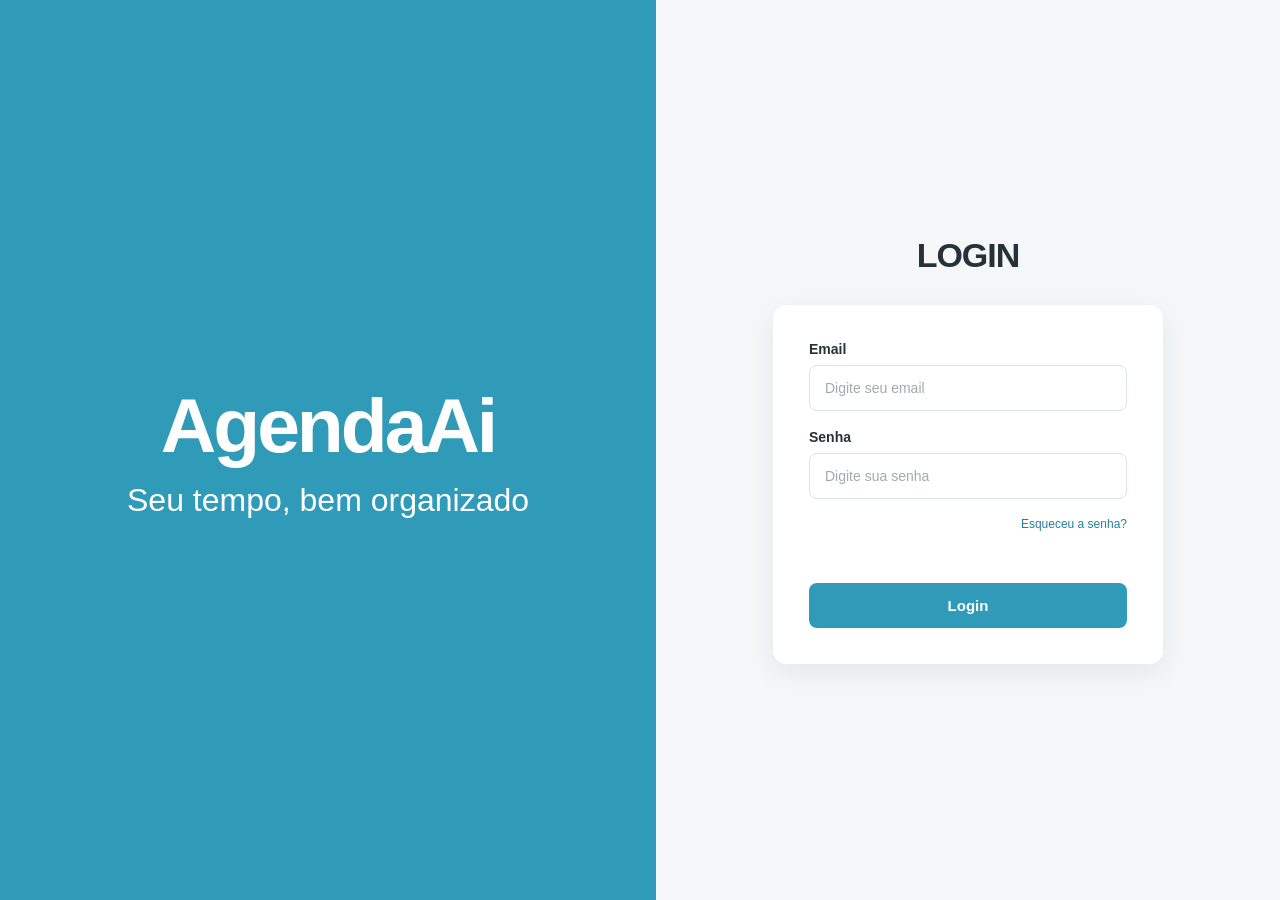
<file: frontend/index.html>
<!DOCTYPE html>
<html lang="pt-BR">

<head>
    <meta charset="UTF-8">
    <meta name="viewport" content="width=device-width, initial-scale=1.0">
    <title>AgendaAi - Login</title>

    <link rel="stylesheet" href="css/style.css">
</head>

<body>

    <main class="login-page">

        <section class="login-brand">
            <h1>AgendaAi</h1>
            <p>Seu tempo, bem organizado</p>
        </section>

        <section class="login-form-area">

            <h1>LOGIN</h1>

            <form id="form-login">

                <div class="input-group">
                    <label for="email">Email</label>

                    <input
                        type="email"
                        id="email"
                        placeholder="Digite seu email"
                        autocomplete="username"
                        required
                    >
                </div>

                <div class="input-group">
                    <label for="password">Senha</label>

                    <input
                        type="password"
                        id="password"
                        placeholder="Digite sua senha"
                        autocomplete="current-password"
                        required
                    >
                </div>

                <span class="forgot">
                    Esqueceu a senha?
                </span>

                <p id="erro" class="erro" role="alert"></p>

                <button type="submit">
                    Login
                </button>

            </form>

        </section>

    </main>

    <script src="js/config.js"></script>
    <script src="js/script.js"></script>

</body>

</html>
</file>
<file: frontend/css/style.css>
/* configuracoes gerais */
:root {
    --azul-principal: #309BB8;
    --azul-hover: #267f99;
    --fundo: #f5f7f9;
    --branco: #ffffff;
    --texto: #263238;
    --cinza: #77838b;
    --borda: #dce3e7;
}

* {
    margin: 0;
    padding: 0;
    box-sizing: border-box;
}

body {
    font-family: "Segoe UI", Arial, sans-serif;
    color: var(--texto);
    background: var(--fundo);
}

/* estrutura principal */
.login-page {
    display: flex;
    min-height: 100vh;
}

/* area da marca */
.login-brand {
    flex: 1;
    display: flex;
    flex-direction: column;
    align-items: center;
    justify-content: center;
    background: var(--azul-principal);
    padding: 60px 40px;
}

.login-brand h1 {
    font-size: clamp(48px, 6vw, 82px);
    font-weight: 700;
    letter-spacing: -3px;
    color: var(--branco);
    text-align: center;
}

.login-brand p {
    font-size: clamp(20px, 2.5vw, 32px);
    color: var(--branco);
    text-align: center;
    margin-top: 12px;
    font-weight: 300;
}

/* area do formulario */
.login-form-area {
    flex: 1;
    display: flex;
    flex-direction: column;
    align-items: center;
    justify-content: center;
    gap: 30px;
    background: var(--fundo);
    padding: 40px 24px;
}

.login-form-area h1 {
    font-size: 34px;
    font-weight: 650;
    letter-spacing: -1px;
    color: var(--texto);
}

/* formulario */
form {
    display: flex;
    flex-direction: column;
    gap: 18px;
    width: 100%;
    max-width: 390px;
    background: var(--branco);
    padding: 36px;
    border-radius: 14px;
    box-shadow: 0 8px 30px rgba(31, 54, 65, 0.08);
}

/* campos */
.input-group {
    display: flex;
    flex-direction: column;
    gap: 8px;
}

.input-group label {
    font-size: 14px;
    font-weight: 600;
    color: var(--texto);
}

.input-group input {
    width: 100%;
    padding: 14px 15px;
    border: 1px solid var(--borda);
    border-radius: 8px;
    background: var(--branco);
    color: var(--texto);
    font-family: inherit;
    font-size: 14px;
    outline: none;
    transition: border-color 0.2s, box-shadow 0.2s;
}

.input-group input::placeholder {
    color: #a0aab0;
}

.input-group input:focus {
    border-color: var(--azul-principal);
    box-shadow: 0 0 0 3px rgba(48, 155, 184, 0.12);
}

/* recuperacao de senha */
.forgot {
    align-self: flex-end;
    font-size: 12px;
    color: var(--azul-hover);
    cursor: default;
}

/* mensagem de erro */
.erro {
    color: #d64545;
    font-size: 13px;
    text-align: center;
    min-height: 16px;
}

/* botao de login */
form button {
    width: 100%;
    padding: 14px;
    border: none;
    border-radius: 8px;
    background: var(--azul-principal);
    color: var(--branco);
    font-family: inherit;
    font-size: 15px;
    font-weight: 600;
    cursor: pointer;
    transition: background 0.2s, transform 0.2s;
}

form button:hover {
    background: var(--azul-hover);
}

form button:active {
    transform: scale(0.98);
}

form button:focus-visible {
    outline: 3px solid rgba(48, 155, 184, 0.3);
    outline-offset: 3px;
}

/* responsividade */
@media (max-width: 760px) {

    .login-page {
        flex-direction: column;
    }

    .login-brand {
        min-height: 230px;
        padding: 40px 20px;
    }

    .login-brand h1 {
        font-size: 48px;
    }

    .login-brand p {
        font-size: 20px;
    }

    .login-form-area {
        flex: 1;
        padding: 45px 20px;
    }

    form {
        padding: 28px 24px;
    }
}

@media (max-width: 400px) {

    .login-brand {
        min-height: 190px;
    }

    .login-brand h1 {
        font-size: 42px;
    }

    .login-brand p {
        font-size: 17px;
    }

    .login-form-area {
        padding: 30px 15px;
    }

    .login-form-area h1 {
        font-size: 29px;
    }

    form {
        padding: 24px 20px;
    }
}
/* estado do botao durante o login */
form button:disabled {
    opacity: 0.7;
    cursor: not-allowed;
}
</file>
<file: frontend/css/servicos.css>
/* cores principais do agendaai */
:root {
    --azul-principal: #309BB8;
    --azul-hover: #267f99;
    --fundo: #f5f7f9;
    --branco: #ffffff;
    --texto: #263238;
    --cinza: #77838b;
    --borda: #dce3e7;
}

/* configuracoes gerais */
* {
    margin: 0;
    padding: 0;
    box-sizing: border-box;
}

body {
    font-family: "Segoe UI", Arial, sans-serif;
    color: var(--texto);
    background: var(--fundo);
}

/* estrutura principal */
.dashboard-container {
    display: flex;
    min-height: 100vh;
}

/* menu lateral */
.sidebar {
    width: 260px;
    min-height: 100vh;
    display: flex;
    flex-direction: column;
    flex-shrink: 0;
    background: var(--branco);
    border-right: 1px solid var(--borda);
}

/* identidade do menu */
.sidebar-brand {
    padding: 32px 24px;
    border-bottom: 1px solid var(--borda);
}

.sidebar-brand h1 {
    color: var(--azul-principal);
    font-size: 30px;
    font-weight: 700;
    letter-spacing: -1px;
}

.sidebar-brand p {
    margin-top: 5px;
    color: var(--cinza);
    font-size: 12px;
}

/* opcoes do menu */
.sidebar-menu {
    display: flex;
    flex-direction: column;
    gap: 8px;
    padding: 25px 15px;
}

.menu-item {
    padding: 13px 15px;
    border-radius: 7px;
    color: var(--texto);
    text-decoration: none;
    font-size: 14px;
    font-weight: 500;
    transition: background 0.2s, color 0.2s;
}

.menu-item:hover {
    background: #edf6f8;
    color: var(--azul-hover);
}

.menu-item.active {
    background: var(--azul-principal);
    color: var(--branco);
}

/* rodape do menu */
.sidebar-footer {
    margin-top: auto;
    padding: 20px 15px;
    border-top: 1px solid var(--borda);
}

.sidebar-footer button {
    width: 100%;
    padding: 12px;
    border: 1px solid var(--borda);
    border-radius: 7px;
    background: var(--branco);
    color: var(--texto);
    font-family: inherit;
    font-size: 14px;
    font-weight: 600;
    cursor: pointer;
    transition: 0.2s;
}

.sidebar-footer button:hover {
    background: #fceeee;
    border-color: #e5baba;
    color: #c0392b;
}

/* conteudo principal */
.main-content {
    flex: 1;
    min-width: 0;
}

/* cabecalho */
.topbar {
    min-height: 80px;
    display: flex;
    align-items: center;
    justify-content: space-between;
    gap: 15px;
    padding: 0 40px;
    background: var(--branco);
    border-bottom: 1px solid var(--borda);
}

.topbar h2 {
    font-size: 20px;
    font-weight: 600;
}

.user-info {
    color: var(--cinza);
    font-size: 14px;
}

/* area da pagina */
.page-content {
    padding: 40px;
}

/* cabecalho dos servicos */
.page-header {
    display: flex;
    align-items: center;
    justify-content: space-between;
    gap: 20px;
    margin-bottom: 30px;
}

.page-header h1 {
    font-size: 28px;
    font-weight: 650;
    letter-spacing: -0.7px;
}

.page-header p {
    margin-top: 10px;
    color: var(--cinza);
    font-size: 15px;
    line-height: 1.6;
}

/* botao de novo servico */
#btn-novo-servico,
.btn-novo-servico {
    padding: 12px 18px;
    border: none;
    border-radius: 7px;
    background: var(--azul-principal);
    color: var(--branco);
    font-family: inherit;
    font-size: 14px;
    font-weight: 600;
    cursor: pointer;
    transition: background 0.2s;
}

#btn-novo-servico:hover,
.btn-novo-servico:hover {
    background: var(--azul-hover);
}

/* tabela de servicos */
.services-section {
    background: var(--branco);
    border: 1px solid var(--borda);
    border-radius: 10px;
    overflow: hidden;
}

.table-container {
    width: 100%;
    overflow-x: auto;
}

table {
    width: 100%;
    border-collapse: collapse;
    text-align: left;
}

thead {
    background: #f8fafb;
}

th {
    padding: 17px 20px;
    color: var(--cinza);
    font-size: 13px;
    font-weight: 600;
    border-bottom: 1px solid var(--borda);
}

td {
    padding: 18px 20px;
    font-size: 14px;
    border-bottom: 1px solid var(--borda);
}

tbody tr:last-child td {
    border-bottom: none;
}

tbody tr:hover {
    background: #fafcfd;
}

/* botoes de acoes */
.btn-editar,
.btn-status {
    padding: 8px 12px;
    border: none;
    border-radius: 6px;
    font-family: inherit;
    font-size: 13px;
    font-weight: 600;
    cursor: pointer;
    transition: background 0.2s;
}

.btn-editar {
    background: #e8f4f7;
    color: var(--azul-principal);
    margin-right: 5px;
}

.btn-editar:hover {
    background: #d5edf2;
}

.btn-status {
    background: #edf0f2;
    color: #52616b;
}

.btn-status:hover {
    background: #dfe5e8;
}

.services-section table td:last-child {
    white-space: nowrap;
}

/* indicadores de status */
.status-servico {
    display: inline-block;
    padding: 5px 11px;
    border-radius: 20px;
    font-size: 12px;
    font-weight: 600;
}

.status-servico.ativo {
    background: #e5f5ec;
    color: #23834d;
}

.status-servico.inativo {
    background: #edf0f2;
    color: #66737c;
}

/* modal de cadastro e edicao */
.modal-overlay {
    display: none;
    position: fixed;
    inset: 0;
    z-index: 10;
    align-items: center;
    justify-content: center;
    padding: 20px;
    background: rgba(38, 50, 56, 0.45);
}

.modal-overlay.aberto {
    display: flex;
}

.modal-content {
    width: 100%;
    max-width: 520px;
    max-height: 90vh;
    overflow-y: auto;
    padding: 30px;
    background: var(--branco);
    border-radius: 12px;
    box-shadow: 0 10px 35px rgba(31, 54, 65, 0.15);
}

.modal-header {
    display: flex;
    align-items: center;
    justify-content: space-between;
    margin-bottom: 25px;
}

.modal-header h2 {
    font-size: 21px;
    font-weight: 600;
}

#btn-fechar-modal {
    border: none;
    background: transparent;
    color: var(--cinza);
    font-size: 28px;
    cursor: pointer;
}

/* campos do formulario */
#form-servico {
    display: flex;
    flex-direction: column;
    gap: 18px;
}

.input-group {
    display: flex;
    flex-direction: column;
    gap: 8px;
}

.input-group label {
    font-size: 14px;
    font-weight: 600;
}

.input-group input,
.input-group textarea {
    width: 100%;
    padding: 12px 14px;
    border: 1px solid var(--borda);
    border-radius: 7px;
    color: var(--texto);
    font-family: inherit;
    font-size: 14px;
    outline: none;
}

.input-group textarea {
    min-height: 90px;
    resize: vertical;
}

.input-group input:focus,
.input-group textarea:focus {
    border-color: var(--azul-principal);
    box-shadow: 0 0 0 3px rgba(48, 155, 184, 0.12);
}

/* organizacao dos campos */
.form-row {
    display: grid;
    grid-template-columns: 1fr 1fr;
    gap: 15px;
}

/* botoes do formulario */
.modal-actions {
    display: flex;
    justify-content: flex-end;
    gap: 10px;
    margin-top: 10px;
}

.modal-actions button {
    padding: 12px 18px;
    border: none;
    border-radius: 7px;
    font-family: inherit;
    font-size: 14px;
    font-weight: 600;
    cursor: pointer;
}

#btn-cancelar {
    background: #edf0f2;
    color: var(--texto);
}

#form-servico button[type="submit"] {
    background: var(--azul-principal);
    color: var(--branco);
}

#form-servico button[type="submit"]:hover {
    background: var(--azul-hover);
}

#mensagem-servico {
    color: #d64545;
    font-size: 13px;
}

/* responsividade */
@media (max-width: 760px) {

    .dashboard-container {
        flex-direction: column;
    }

    .sidebar {
        width: 100%;
        min-height: auto;
    }

    .sidebar-brand {
        padding: 20px;
    }

    .sidebar-menu {
        flex-direction: row;
        flex-wrap: wrap;
        padding: 12px;
    }

    .sidebar-footer {
        padding: 12px;
    }

    .sidebar-footer button {
        max-width: 180px;
    }

    .topbar {
        min-height: 65px;
        padding: 15px 20px;
        flex-wrap: wrap;
    }

    .page-content {
        padding: 25px 20px;
    }

    .page-header {
        align-items: flex-start;
        flex-direction: column;
    }

    #btn-novo-servico,
    .btn-novo-servico {
        width: 100%;
    }

    .table-container table {
        min-width: 650px;
    }
}

@media (max-width: 500px) {

    .modal-content {
        padding: 22px;
    }

    .form-row {
        grid-template-columns: 1fr;
    }
}

@media (max-width: 400px) {

    .sidebar-menu {
        gap: 5px;
    }

    .menu-item {
        padding: 10px;
        font-size: 13px;
    }

    .topbar h2 {
        font-size: 17px;
    }

    .page-content {
        padding: 20px 15px;
    }

    .modal-actions {
        flex-direction: column;
    }

    .modal-actions button {
        width: 100%;
    }

    .btn-editar,
    .btn-status {
        padding: 7px 9px;
        font-size: 12px;
    }
}
</file>
<file: frontend/css/agendamentos.css>
/* barra de filtros */
.filtros {
    display: flex;
    align-items: flex-end;
    flex-wrap: wrap;
    gap: 16px;
    margin-bottom: 20px;
    padding: 18px 20px;
    background: var(--branco, #ffffff);
    border: 1px solid var(--borda, #dce3e7);
    border-radius: 12px;
}

.filtro-grupo {
    display: flex;
    flex-direction: column;
    gap: 6px;
}

.filtro-grupo label {
    font-size: 13px;
    font-weight: 600;
    color: var(--texto, #263238);
}

.filtro-grupo select,
.filtro-grupo input {
    min-width: 170px;
    padding: 10px 12px;
    border: 1px solid var(--borda, #dce3e7);
    border-radius: 8px;
    background: var(--branco, #ffffff);
    color: var(--texto, #263238);
    font-family: inherit;
    font-size: 14px;
    outline: none;
    transition: border-color 0.2s, box-shadow 0.2s;
}

.filtro-grupo select:focus,
.filtro-grupo input:focus {
    border-color: var(--azul-principal, #309BB8);
    box-shadow: 0 0 0 3px rgba(48, 155, 184, 0.12);
}

.btn-limpar {
    padding: 10px 16px;
    border: 1px solid var(--borda, #dce3e7);
    border-radius: 8px;
    background: transparent;
    color: var(--cinza, #77838b);
    font-family: inherit;
    font-size: 14px;
    font-weight: 600;
    cursor: pointer;
    transition: background 0.2s, color 0.2s;
}

.btn-limpar:hover {
    background: var(--fundo, #f5f7f9);
    color: var(--texto, #263238);
}

/* etiqueta de status */
.badge-status {
    display: inline-block;
    padding: 4px 10px;
    border-radius: 999px;
    font-size: 12px;
    font-weight: 600;
}

.badge-pendente {
    background: #fff4d6;
    color: #8a6100;
}

.badge-confirmado {
    background: #dff3f8;
    color: #1f6f85;
}

.badge-concluido {
    background: #e0f5e6;
    color: #23753a;
}

.badge-cancelado {
    background: #fbe3e3;
    color: #b03a3a;
}

/* botoes de acao da tabela */
.btn-confirmar,
.btn-cancelar-agendamento,
.btn-concluir {
    padding: 7px 12px;
    margin-right: 6px;
    border-radius: 6px;
    font-family: inherit;
    font-size: 13px;
    font-weight: 600;
    cursor: pointer;
    transition: background 0.2s, color 0.2s;
}

.btn-confirmar,
.btn-concluir {
    border: 1px solid var(--azul-principal, #309BB8);
    background: var(--azul-principal, #309BB8);
    color: var(--branco, #ffffff);
}

.btn-confirmar:hover,
.btn-concluir:hover {
    background: var(--azul-hover, #267f99);
}

.btn-cancelar-agendamento {
    border: 1px solid #d64545;
    background: transparent;
    color: #d64545;
}

.btn-cancelar-agendamento:hover {
    background: #d64545;
    color: var(--branco, #ffffff);
}

@media (max-width: 760px) {

    .filtro-grupo,
    .filtro-grupo select,
    .filtro-grupo input,
    .btn-limpar {
        width: 100%;
    }
}

/* telefone embaixo do nome do cliente */
.telefone-cliente {
    display: block;
    margin-top: 2px;
    font-size: 12px;
    color: var(--cinza, #77838b);
}
</file>
<file: frontend/css/inicio.css>
/* cores principais do agendaai */
:root {
    --azul-principal: #309BB8;
    --azul-hover: #267f99;
    --fundo: #f5f7f9;
    --branco: #ffffff;
    --texto: #263238;
    --cinza: #77838b;
    --borda: #dce3e7;
}

/* configuracoes gerais */
* {
    margin: 0;
    padding: 0;
    box-sizing: border-box;
}

body {
    font-family: "Segoe UI", Arial, sans-serif;
    color: var(--texto);
    background: var(--fundo);
}

/* estrutura principal */
.dashboard-container {
    display: flex;
    min-height: 100vh;
}

/* menu lateral */
.sidebar {
    width: 260px;
    min-height: 100vh;
    display: flex;
    flex-direction: column;
    flex-shrink: 0;
    background: var(--branco);
    border-right: 1px solid var(--borda);
}

/* identidade do menu */
.sidebar-brand {
    padding: 32px 24px;
    border-bottom: 1px solid var(--borda);
}

.sidebar-brand h1 {
    color: var(--azul-principal);
    font-size: 30px;
    font-weight: 700;
    letter-spacing: -1px;
}

.sidebar-brand p {
    margin-top: 5px;
    color: var(--cinza);
    font-size: 12px;
}

/* opcoes do menu */
.sidebar-menu {
    display: flex;
    flex-direction: column;
    gap: 8px;
    padding: 25px 15px;
}

.menu-item {
    padding: 13px 15px;
    border-radius: 7px;
    color: var(--texto);
    text-decoration: none;
    font-size: 14px;
    font-weight: 500;
    transition: background 0.2s, color 0.2s;
}

.menu-item:hover {
    background: #edf6f8;
    color: var(--azul-hover);
}

.menu-item.active {
    background: var(--azul-principal);
    color: var(--branco);
}

/* rodape do menu */
.sidebar-footer {
    margin-top: auto;
    padding: 20px 15px;
    border-top: 1px solid var(--borda);
}

.sidebar-footer button {
    width: 100%;
    padding: 12px;
    border: 1px solid var(--borda);
    border-radius: 7px;
    background: var(--branco);
    color: var(--texto);
    font-family: inherit;
    font-size: 14px;
    font-weight: 600;
    cursor: pointer;
    transition: 0.2s;
}

.sidebar-footer button:hover {
    background: #fceeee;
    border-color: #e5baba;
    color: #c0392b;
}

/* conteudo principal */
.main-content {
    flex: 1;
    min-width: 0;
}

/* cabecalho */
.topbar {
    min-height: 80px;
    display: flex;
    align-items: center;
    justify-content: space-between;
    gap: 15px;
    padding: 0 40px;
    background: var(--branco);
    border-bottom: 1px solid var(--borda);
}

.topbar h2 {
    font-size: 20px;
    font-weight: 600;
}

.user-info {
    color: var(--cinza);
    font-size: 14px;
}

/* area das paginas */
.page-content {
    padding: 40px;
}

/* boas-vindas */
.welcome-section {
    margin-bottom: 40px;
}

.welcome-section h1 {
    font-size: 28px;
    font-weight: 650;
    letter-spacing: -0.7px;
}

.welcome-section p {
    margin-top: 10px;
    color: var(--cinza);
    font-size: 15px;
    line-height: 1.6;
}

/* secao de acesso rapido */
.dashboard-section h2 {
    margin-bottom: 20px;
    font-size: 19px;
    font-weight: 600;
}

.quick-access {
    display: grid;
    grid-template-columns: repeat(2, minmax(0, 1fr));
    gap: 20px;
}

.access-item {
    padding: 25px;
    background: var(--branco);
    border: 1px solid var(--borda);
    border-radius: 10px;
    transition: box-shadow 0.2s;
}

.access-item:hover {
    box-shadow: 0 5px 18px rgba(31, 54, 65, 0.06);
}

.access-item h3 {
    font-size: 17px;
    font-weight: 600;
}

.access-item p {
    margin: 12px 0 20px;
    color: var(--cinza);
    font-size: 14px;
    line-height: 1.6;
}

.access-item a {
    color: var(--azul-hover);
    font-size: 14px;
    font-weight: 600;
    text-decoration: none;
}

.access-item a:hover {
    text-decoration: underline;
}

/* responsividade */
@media (max-width: 760px) {

    .dashboard-container {
        flex-direction: column;
    }

    .sidebar {
        width: 100%;
        min-height: auto;
    }

    .sidebar-brand {
        padding: 20px;
    }

    .sidebar-menu {
        flex-direction: row;
        flex-wrap: wrap;
        padding: 12px;
    }

    .sidebar-footer {
        padding: 12px;
    }

    .sidebar-footer button {
        max-width: 180px;
    }

    .topbar {
        min-height: 65px;
        padding: 15px 20px;
        flex-wrap: wrap;
    }

    .page-content {
        padding: 25px 20px;
    }

    .welcome-section h1 {
        font-size: 24px;
    }

    .quick-access {
        grid-template-columns: 1fr;
    }
}

@media (max-width: 400px) {

    .sidebar-menu {
        gap: 5px;
    }

    .menu-item {
        padding: 10px;
        font-size: 13px;
    }

    .topbar h2 {
        font-size: 17px;
    }

    .page-content {
        padding: 20px 15px;
    }
}
</file>
